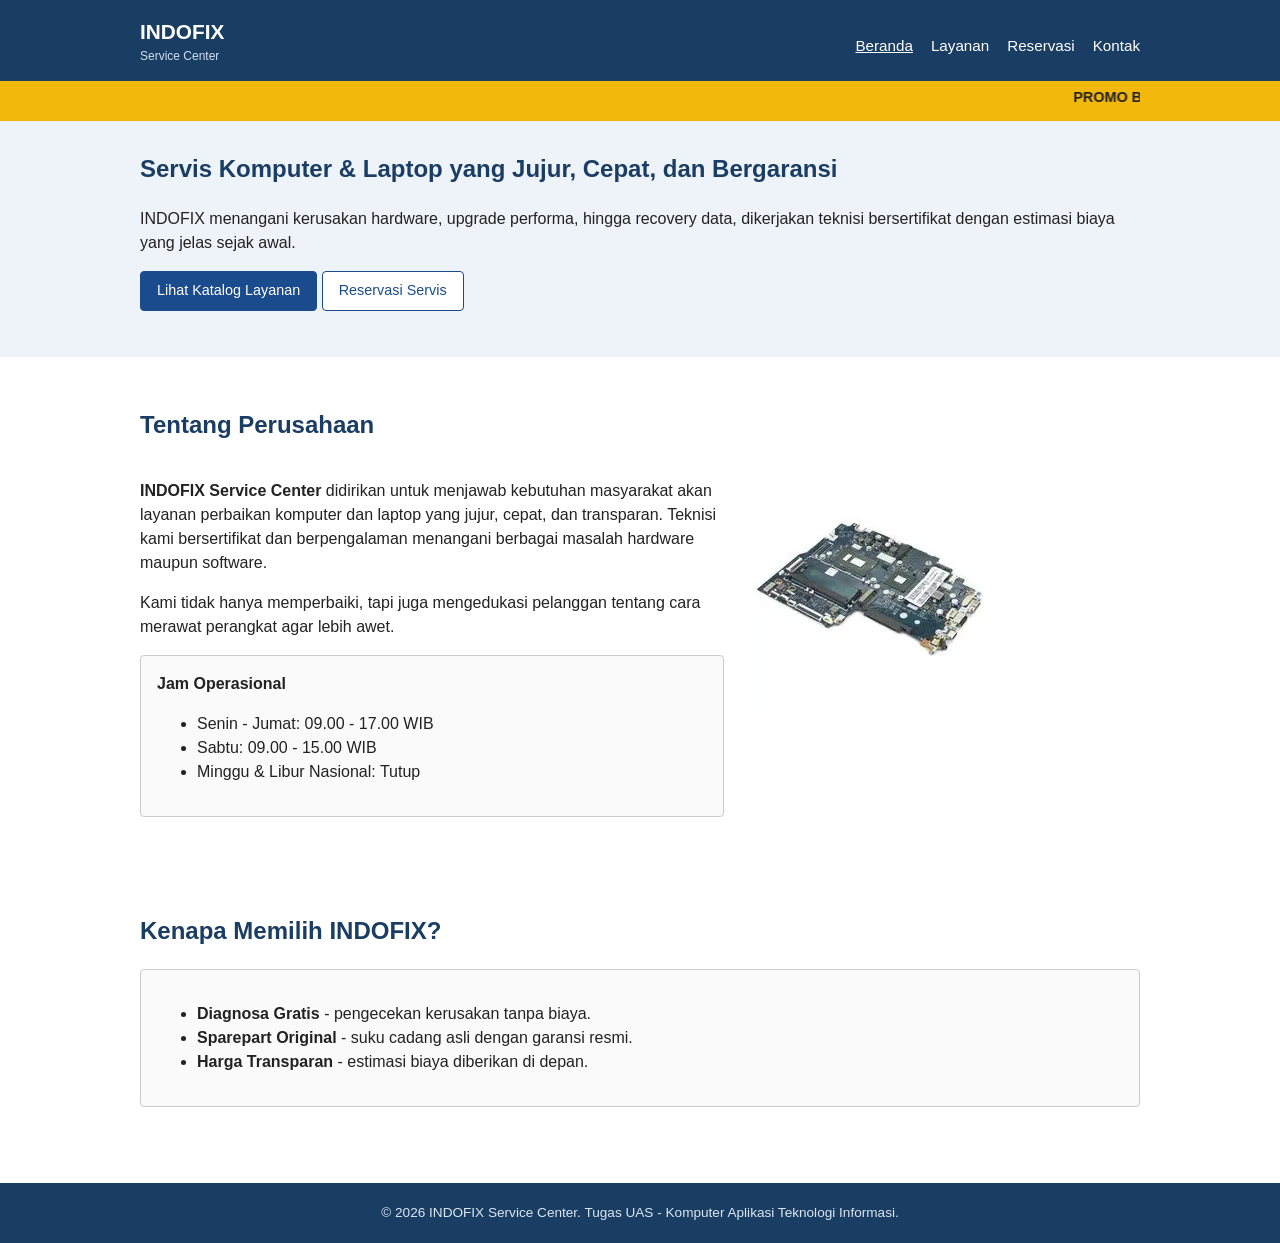
<file: index.html>
<!DOCTYPE html>
<html lang="id">
<head>
<meta charset="UTF-8" />
<meta name="viewport" content="width=device-width, initial-scale=1.0" />
<title>INDOFIX Service Center - Servis Komputer & Laptop</title>
<link rel="stylesheet" href="css/style.css" />
</head>
<body>

<header class="site-header">
  <div class="container">
    <a href="index.html" class="brand">
      INDOFIX
      <span class="tagline">Service Center</span>
    </a>
    <nav class="main-nav">
      <ul>
        <li><a href="index.html">Beranda</a></li>
        <li><a href="produk.html">Layanan</a></li>
        <li><a href="transaksi.html">Reservasi</a></li>
        <li><a href="kontak.html">Kontak</a></li>
      </ul>
    </nav>
  </div>
</header>

<div class="promo-marquee">
  <div class="container">
    <marquee behavior="scroll" direction="left" scrollamount="5">
      PROMO BULAN INI: Diskon 20% penggantian LCD laptop | Gratis cleaning kipas untuk servis motherboard
    </marquee>
  </div>
</div>

<main>
  <section class="hero">
    <div class="container">
      <h1>Servis Komputer &amp; Laptop yang Jujur, Cepat, dan Bergaransi</h1>
      <p>
        INDOFIX menangani kerusakan hardware, upgrade performa, hingga recovery data,
        dikerjakan teknisi bersertifikat dengan estimasi biaya yang jelas sejak awal.
      </p>
      <p>
        <a href="produk.html" class="btn">Lihat Katalog Layanan</a>
        <a href="transaksi.html" class="btn btn-outline">Reservasi Servis</a>
      </p>
    </div>
  </section>

  <section>
    <div class="container">
      <h2 class="section-title">Tentang Perusahaan</h2>
      <div style="display:flex; gap:24px; flex-wrap:wrap;">
        <div style="flex:2 1 320px;">
          <p>
            <b>INDOFIX Service Center</b> didirikan untuk menjawab kebutuhan masyarakat akan layanan
            perbaikan komputer dan laptop yang jujur, cepat, dan transparan. Teknisi kami bersertifikat
            dan berpengalaman menangani berbagai masalah hardware maupun software.
          </p>
          <p>
            Kami tidak hanya memperbaiki, tapi juga mengedukasi pelanggan tentang cara merawat
            perangkat agar lebih awet.
          </p>
          <div class="box">
            <b>Jam Operasional</b>
            <ul>
              <li>Senin - Jumat: 09.00 - 17.00 WIB</li>
              <li>Sabtu: 09.00 - 15.00 WIB</li>
              <li>Minggu &amp; Libur Nasional: Tutup</li>
            </ul>
          </div>
        </div>
        <div style="flex:1 1 260px;">
          <a href="produk.html">
            <img src="gambar/Mobo.jpg" alt="Teknisi memeriksa motherboard laptop" />
          </a>
        </div>
      </div>
    </div>
  </section>

  <section>
    <div class="container">
      <h2 class="section-title">Kenapa Memilih INDOFIX?</h2>
      <div class="box">
        <ul>
          <li><b>Diagnosa Gratis</b> - pengecekan kerusakan tanpa biaya.</li>
          <li><b>Sparepart Original</b> - suku cadang asli dengan garansi resmi.</li>
          <li><b>Harga Transparan</b> - estimasi biaya diberikan di depan.</li>
        </ul>
      </div>
    </div>
  </section>
</main>

<footer class="site-footer">
  <div class="container">
    &copy; <span class="tahun-berjalan">2026</span> INDOFIX Service Center. Tugas UAS - Komputer Aplikasi Teknologi Informasi.
  </div>
</footer>

<script src="js/main.js"></script>
</body>
</html>
</file>
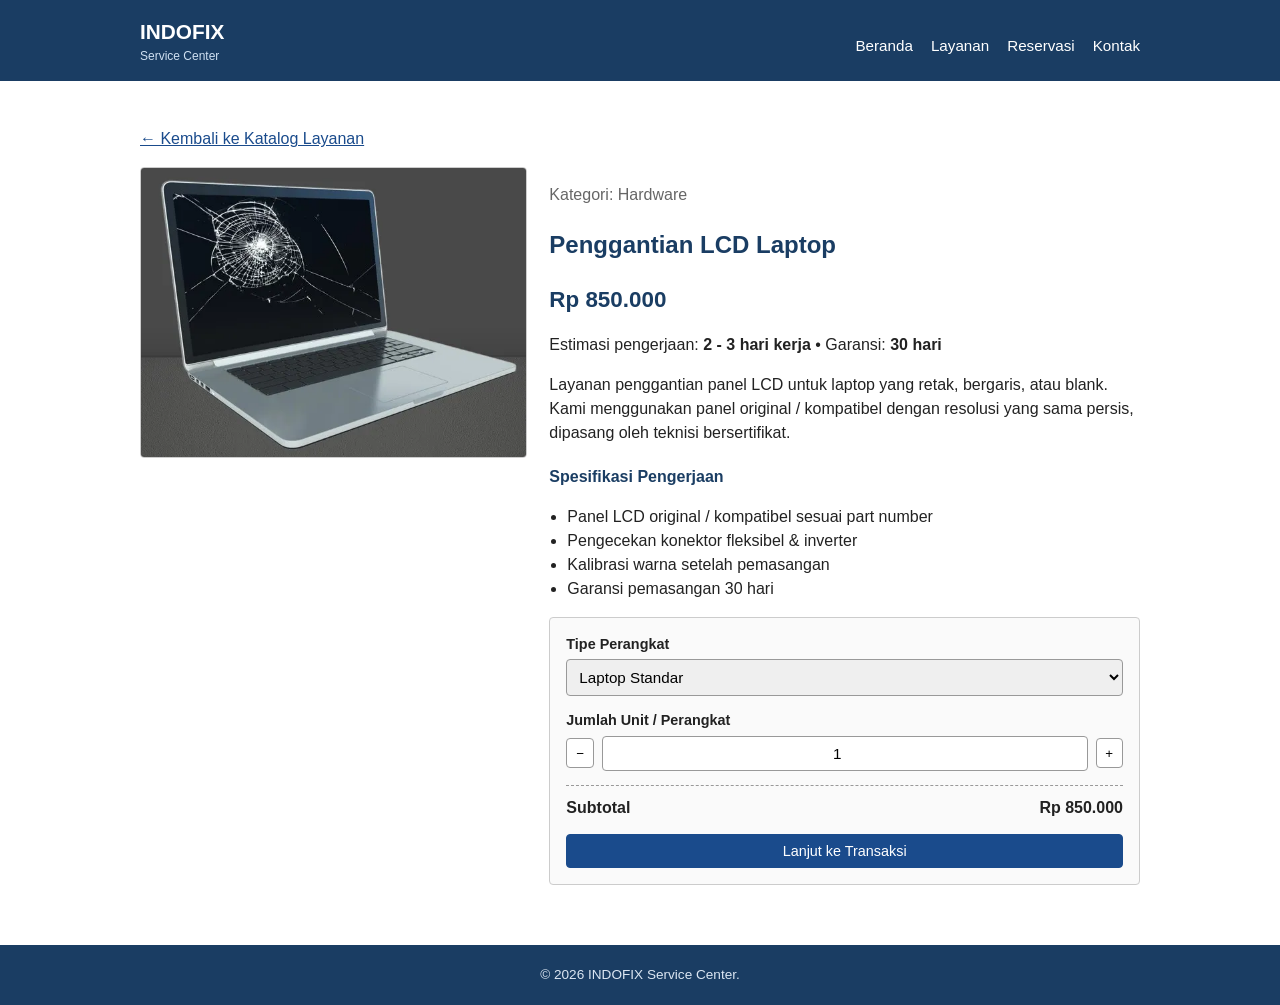
<file: detail.html>
<!DOCTYPE html>
<html lang="id">
<head>
<meta charset="UTF-8" />
<meta name="viewport" content="width=device-width, initial-scale=1.0" />
<title>Detail Layanan - INDOFIX Service Center</title>
<link rel="stylesheet" href="css/style.css" />
</head>
<body>

<header class="site-header">
  <div class="container">
    <a href="index.html" class="brand">
      INDOFIX
      <span class="tagline">Service Center</span>
    </a>
    <nav class="main-nav">
      <ul>
        <li><a href="index.html">Beranda</a></li>
        <li><a href="produk.html">Layanan</a></li>
        <li><a href="transaksi.html">Reservasi</a></li>
        <li><a href="kontak.html">Kontak</a></li>
      </ul>
    </nav>
  </div>
</header>

<main>
  <section>
    <div class="container">
      <p><a href="produk.html">&larr; Kembali ke Katalog Layanan</a></p>
      <div id="detailKonten" class="detail-wrap">
        <!-- dirender oleh js/detail.js -->
      </div>
    </div>
  </section>
</main>

<footer class="site-footer">
  <div class="container">
    &copy; <span class="tahun-berjalan">2026</span> INDOFIX Service Center.
  </div>
</footer>

<script src="js/data.js"></script>
<script src="js/detail.js"></script>
<script src="js/main.js"></script>
</body>
</html>
</file>
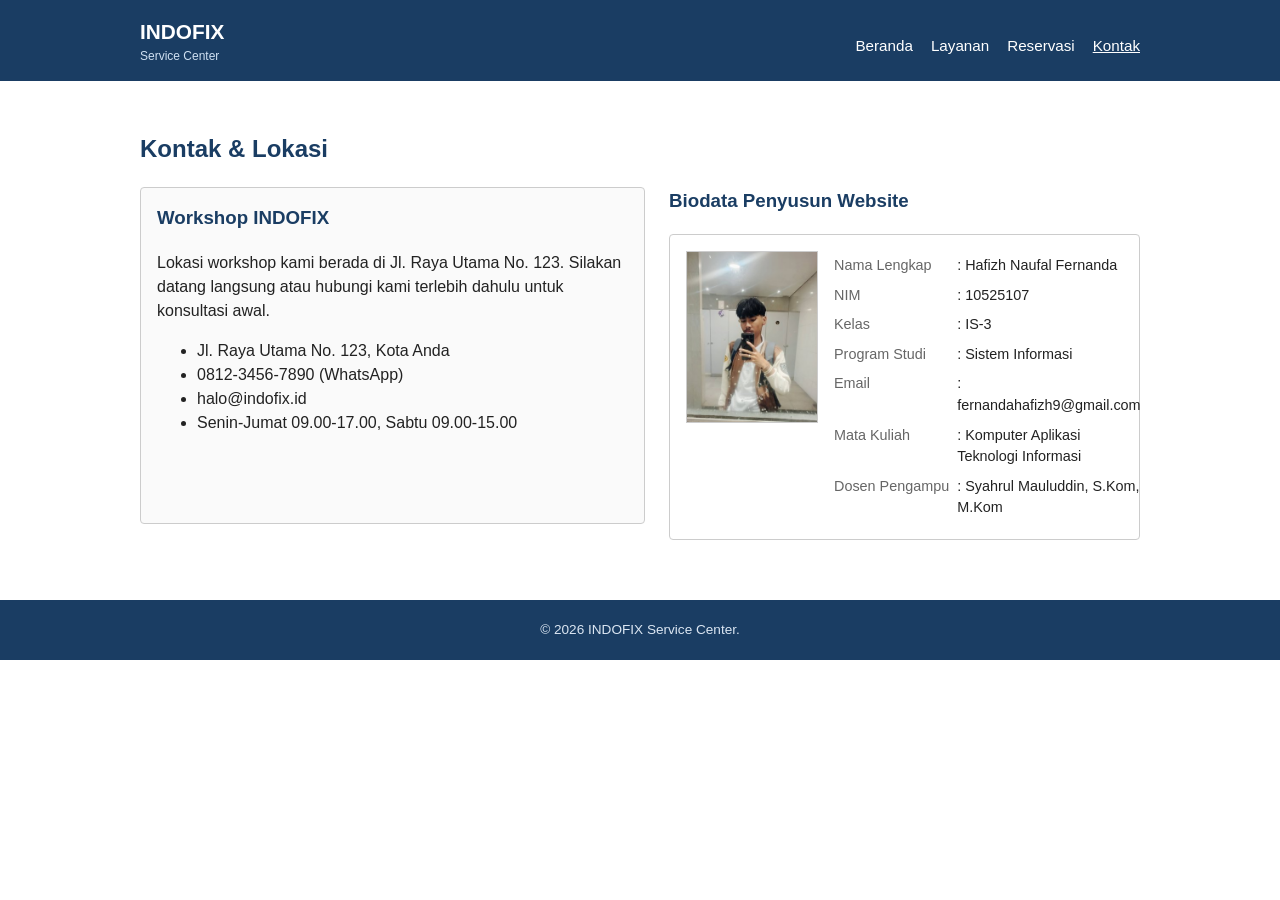
<file: kontak.html>
<!DOCTYPE html>
<html lang="id">
<head>
<meta charset="UTF-8" />
<meta name="viewport" content="width=device-width, initial-scale=1.0" />
<title>Kontak & Biodata - INDOFIX Service Center</title>
<link rel="stylesheet" href="css/style.css" />
</head>
<body>

<header class="site-header">
  <div class="container">
    <a href="index.html" class="brand">
      INDOFIX
      <span class="tagline">Service Center</span>
    </a>
    <nav class="main-nav">
      <ul>
        <li><a href="index.html">Beranda</a></li>
        <li><a href="produk.html">Layanan</a></li>
        <li><a href="transaksi.html">Reservasi</a></li>
        <li><a href="kontak.html">Kontak</a></li>
      </ul>
    </nav>
  </div>
</header>

<main>
  <section>
    <div class="container">
      <h2 class="section-title">Kontak &amp; Lokasi</h2>

      <div class="kontak-grid">
        <div class="box">
          <h3 style="margin-top:0;">Workshop INDOFIX</h3>
          <p>
            Lokasi workshop kami berada di Jl. Raya Utama No. 123. Silakan datang langsung
            atau hubungi kami terlebih dahulu untuk konsultasi awal.
          </p>
          <ul>
            <li>Jl. Raya Utama No. 123, Kota Anda</li>
            <li>0812-3456-7890 (WhatsApp)</li>
            <li>halo@indofix.id</li>
            <li>Senin-Jumat 09.00-17.00, Sabtu 09.00-15.00</li>
          </ul>
        </div>

        <div>
          <h3 style="margin-top:0;">Biodata Penyusun Website</h3>
          <div class="biodata-card">
            <img src="gambar/foto_profil.jpg" alt="Foto profil Hafizh Naufal Fernanda" />
            <table class="biodata-table">
              <tr><td>Nama Lengkap</td><td>: Hafizh Naufal Fernanda</td></tr>
              <tr><td>NIM</td><td>: 10525107</td></tr>
              <tr><td>Kelas</td><td>: IS-3</td></tr>
              <tr><td>Program Studi</td><td>: Sistem Informasi</td></tr>
              <tr><td>Email</td><td>: fernandahafizh9@gmail.com</td></tr>
              <tr><td>Mata Kuliah</td><td>: Komputer Aplikasi Teknologi Informasi</td></tr>
              <tr><td>Dosen Pengampu</td><td>: Syahrul Mauluddin, S.Kom, M.Kom</td></tr>
            </table>
          </div>
        </div>
      </div>
    </div>
  </section>
</main>

<footer class="site-footer">
  <div class="container">
    &copy; <span class="tahun-berjalan">2026</span> INDOFIX Service Center.
  </div>
</footer>

<script src="js/main.js"></script>
</body>
</html>
</file>
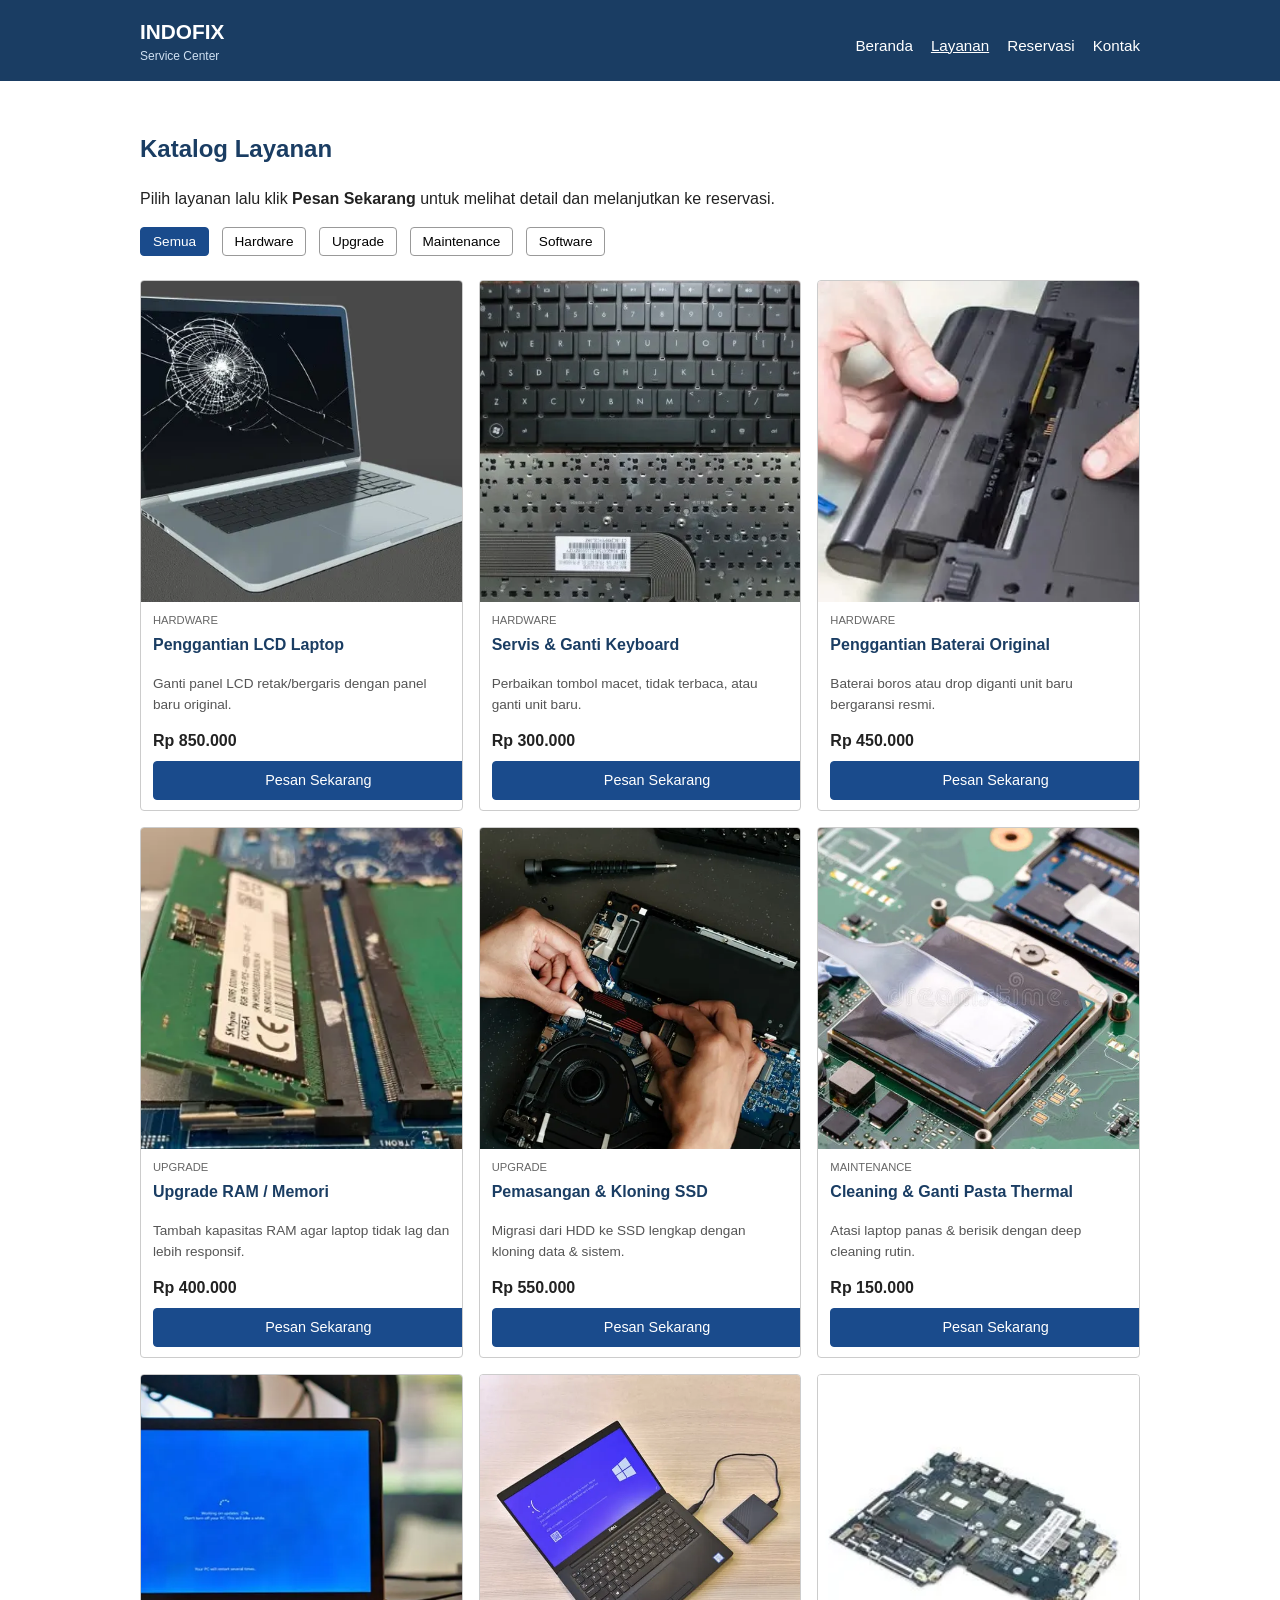
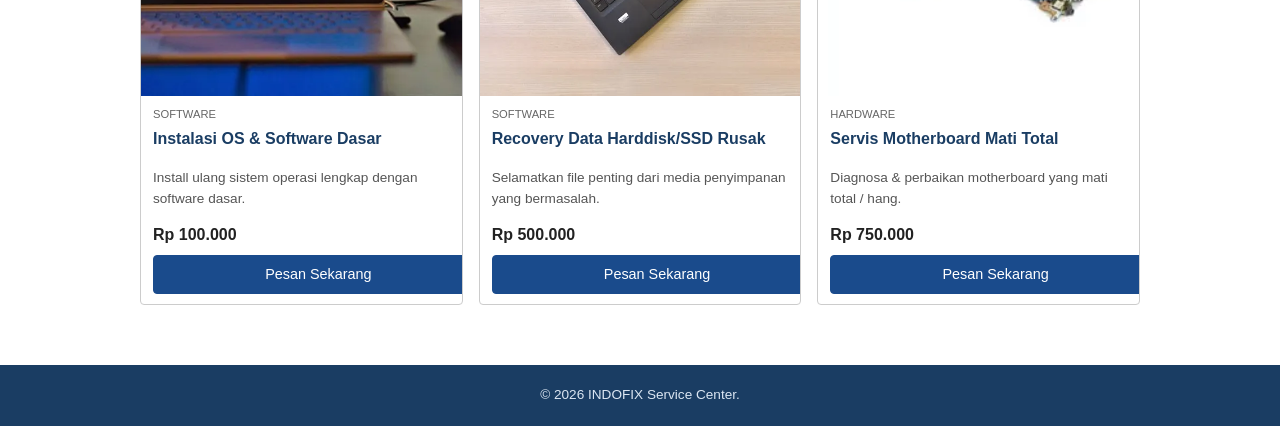
<file: produk.html>
<!DOCTYPE html>
<html lang="id">
<head>
<meta charset="UTF-8" />
<meta name="viewport" content="width=device-width, initial-scale=1.0" />
<title>Katalog Layanan - INDOFIX Service Center</title>
<link rel="stylesheet" href="css/style.css" />
</head>
<body>

<header class="site-header">
  <div class="container">
    <a href="index.html" class="brand">
      INDOFIX
      <span class="tagline">Service Center</span>
    </a>
    <nav class="main-nav">
      <ul>
        <li><a href="index.html">Beranda</a></li>
        <li><a href="produk.html">Layanan</a></li>
        <li><a href="transaksi.html">Reservasi</a></li>
        <li><a href="kontak.html">Kontak</a></li>
      </ul>
    </nav>
  </div>
</header>

<main>
  <section>
    <div class="container">
      <h2 class="section-title">Katalog Layanan</h2>
      <p>Pilih layanan lalu klik <b>Pesan Sekarang</b> untuk melihat detail dan melanjutkan ke reservasi.</p>

      <div class="category-strip" id="filterKategori">
        <button class="active" data-kategori="Semua">Semua</button>
        <button data-kategori="Hardware">Hardware</button>
        <button data-kategori="Upgrade">Upgrade</button>
        <button data-kategori="Maintenance">Maintenance</button>
        <button data-kategori="Software">Software</button>
      </div>

      <div class="grid-produk" id="gridProduk">
        <!-- kartu produk dirender oleh js/produk.js -->
      </div>
    </div>
  </section>
</main>

<footer class="site-footer">
  <div class="container">
    &copy; <span class="tahun-berjalan">2026</span> INDOFIX Service Center.
  </div>
</footer>

<script src="js/data.js"></script>
<script src="js/produk.js"></script>
<script src="js/main.js"></script>
</body>
</html>
</file>
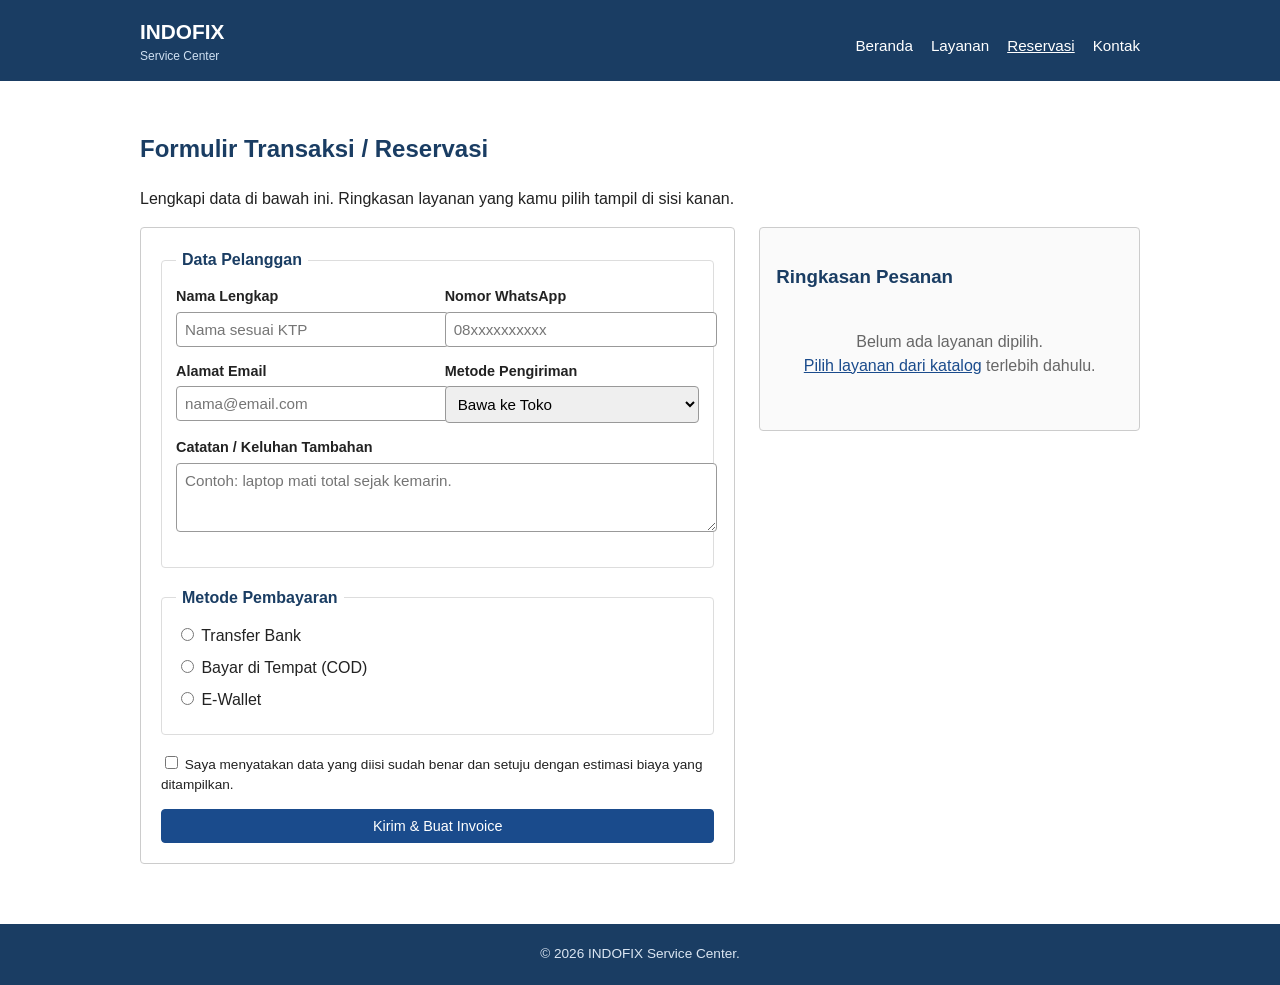
<file: transaksi.html>
<!DOCTYPE html>
<html lang="id">
<head>
<meta charset="UTF-8" />
<meta name="viewport" content="width=device-width, initial-scale=1.0" />
<title>Formulir Reservasi - INDOFIX Service Center</title>
<link rel="stylesheet" href="css/style.css" />
</head>
<body>

<header class="site-header">
  <div class="container">
    <a href="index.html" class="brand">
      INDOFIX
      <span class="tagline">Service Center</span>
    </a>
    <nav class="main-nav">
      <ul>
        <li><a href="index.html">Beranda</a></li>
        <li><a href="produk.html">Layanan</a></li>
        <li><a href="transaksi.html">Reservasi</a></li>
        <li><a href="kontak.html">Kontak</a></li>
      </ul>
    </nav>
  </div>
</header>

<main>
  <section>
    <div class="container">
      <h2 class="section-title">Formulir Transaksi / Reservasi</h2>
      <p>Lengkapi data di bawah ini. Ringkasan layanan yang kamu pilih tampil di sisi kanan.</p>

      <div class="transaksi-wrap">
        <form class="form-card" id="formTransaksi" onsubmit="return false" novalidate>

          <fieldset>
            <legend>Data Pelanggan</legend>

            <div class="field-row">
              <div class="field" id="fieldNama">
                <label for="nama">Nama Lengkap</label>
                <input type="text" id="nama" name="nama" placeholder="Nama sesuai KTP" />
                <span class="error-text">Nama wajib diisi (minimal 3 karakter).</span>
              </div>
              <div class="field" id="fieldHp">
                <label for="hp">Nomor WhatsApp</label>
                <input type="tel" id="hp" name="hp" placeholder="08xxxxxxxxxx" />
                <span class="error-text">Masukkan nomor HP yang valid (10-14 digit).</span>
              </div>
            </div>

            <div class="field-row">
              <div class="field" id="fieldEmail">
                <label for="email">Alamat Email</label>
                <input type="email" id="email" name="email" placeholder="nama@email.com" />
                <span class="error-text">Format email tidak valid.</span>
              </div>
              <div class="field" id="fieldAlamat">
                <label for="alamat">Metode Pengiriman</label>
                <select id="alamat" name="alamat">
                  <option value="Bawa ke Toko">Bawa ke Toko</option>
                  <option value="Penjemputan Kurir">Penjemputan Kurir</option>
                </select>
              </div>
            </div>

            <div class="field" id="fieldKeluhan">
              <label for="keluhan">Catatan / Keluhan Tambahan</label>
              <textarea id="keluhan" name="keluhan" rows="3" placeholder="Contoh: laptop mati total sejak kemarin."></textarea>
            </div>
          </fieldset>

          <fieldset>
            <legend>Metode Pembayaran</legend>

            <div class="metode-bayar" id="metodeBayar">
              <label>
                <input type="radio" name="pembayaran" value="Transfer Bank" />
                Transfer Bank
              </label>
              <label>
                <input type="radio" name="pembayaran" value="COD" />
                Bayar di Tempat (COD)
              </label>
              <label>
                <input type="radio" name="pembayaran" value="E-Wallet" />
                E-Wallet
              </label>
            </div>
            <span class="error-text" id="errorPembayaran">Silakan pilih salah satu metode pembayaran.</span>

            <div class="payment-detail" id="detailTransferBank">
              Transfer ke <b>BCA 1234-5678-90</b> a.n. INDOFIX Service Center. Bukti transfer dikonfirmasi via WhatsApp.
            </div>
            <div class="payment-detail" id="detailCOD">
              Pembayaran tunai/QRIS dilakukan langsung saat unit selesai diservis dan diambil/diantar.
            </div>
            <div class="payment-detail" id="detailEwallet">
              <div class="field" style="margin-bottom:0;">
                <label for="pilihanEwallet">Pilih E-Wallet</label>
                <select id="pilihanEwallet">
                  <option value="GoPay">GoPay</option>
                  <option value="OVO">OVO</option>
                  <option value="DANA">DANA</option>
                  <option value="ShopeePay">ShopeePay</option>
                </select>
              </div>
            </div>
          </fieldset>

          <p class="checkbox-row">
            <label>
              <input type="checkbox" id="setuju" />
              Saya menyatakan data yang diisi sudah benar dan setuju dengan estimasi biaya yang ditampilkan.
            </label>
          </p>
          <span class="error-text" id="errorSetuju">Konfirmasi persetujuan wajib dicentang sebelum melanjutkan.</span>

          <button type="submit" id="btnKirim" class="btn btn-block">Kirim &amp; Buat Invoice</button>
        </form>

        <aside class="summary-card">
          <h3>Ringkasan Pesanan</h3>
          <div id="ringkasanIsi">
            <!-- diisi oleh transaksi.js -->
          </div>
        </aside>
      </div>
    </div>
  </section>
</main>

<footer class="site-footer">
  <div class="container">
    &copy; <span class="tahun-berjalan">2026</span> INDOFIX Service Center.
  </div>
</footer>

<script src="js/data.js"></script>
<script src="js/transaksi.js"></script>
<script src="js/main.js"></script>
</body>
</html>
</file>
<file: css/style.css>
{
  box-sizing: border-box;
}

body {
  margin: 0;
  font-family: Arial, Helvetica, sans-serif;
  color: #222;
  background: #ffffff;
  line-height: 1.5;
}

a {
  color: #1a4b8c;
}

img {
  max-width: 100%;
  display: block;
}

.container {
  max-width: 1000px;
  margin: 0 auto;
  padding: 0 16px;
}

.site-header {
  background: #1a3d63;
  color: #fff;
  padding: 16px 0;
}

.site-header .container {
  display: flex;
  align-items: center;
  justify-content: space-between;
  flex-wrap: wrap;
}

.brand {
  color: #fff;
  font-size: 1.3rem;
  font-weight: bold;
  text-decoration: none;
}

.brand .tagline {
  display: block;
  font-size: 0.75rem;
  font-weight: normal;
  color: #cfe0f2;
}

nav.main-nav ul {
  list-style: none;
  display: flex;
  gap: 18px;
  margin: 10px 0 0;
  padding: 0;
}

nav.main-nav a {
  color: #fff;
  text-decoration: none;
  font-size: 0.95rem;
}

nav.main-nav a:hover,
nav.main-nav a.active {
  text-decoration: underline;
}

/* ---------- Marquee promo ---------- */
.promo-marquee {
  background: #f2b90c;
  color: #222;
  padding: 6px 0;
  font-weight: bold;
  font-size: 0.9rem;
}

section {
  padding: 30px 0;
}

h1, h2, h3 {
  color: #1a3d63;
}

.section-title {
  margin-bottom: 20px;
}

/* ---------- Tombol ---------- */
.btn {
  display: inline-block;
  padding: 8px 16px;
  border: 1px solid #1a4b8c;
  border-radius: 4px;
  background: #1a4b8c;
  color: #fff;
  text-decoration: none;
  font-size: 0.9rem;
  cursor: pointer;
}

.btn:hover {
  background: #123258;
}

.btn-outline {
  background: #fff;
  color: #1a4b8c;
}

.btn-outline:hover {
  background: #eef3f9;
}

.btn-block {
  display: block;
  width: 100%;
  text-align: center;
}

.hero {
  background: #eef3f9;
}

.hero h1 {
  margin-top: 0;
}


.box {
  border: 1px solid #ccc;
  border-radius: 4px;
  padding: 16px;
  background: #fafafa;
  margin-bottom: 16px;
}


.category-strip {
  margin-bottom: 16px;
}

.category-strip button {
  padding: 6px 12px;
  margin-right: 8px;
  margin-bottom: 8px;
  border: 1px solid #999;
  background: #fff;
  border-radius: 4px;
  cursor: pointer;
  font-size: 0.85rem;
}

.category-strip button.active {
  background: #1a4b8c;
  color: #fff;
  border-color: #1a4b8c;
}

.grid-produk {
  display: grid;
  grid-template-columns: repeat(3, 1fr);
  gap: 16px;
}

.card-produk {
  border: 1px solid #ccc;
  border-radius: 4px;
  overflow: hidden;
  background: #fff;
  display: flex;
  flex-direction: column;
}

.card-produk .thumb img {
  width: 100%;
  aspect-ratio: 1/1;
  object-fit: cover;
}

.card-produk .body {
  padding: 10px 12px;
  flex: 1;
  display: flex;
  flex-direction: column;
}

.card-produk .kategori-tag {
  font-size: 0.7rem;
  color: #666;
  text-transform: uppercase;
}

.card-produk h3 {
  font-size: 1rem;
  margin: 4px 0;
}

.card-produk .ringkas {
  font-size: 0.85rem;
  color: #555;
  flex: 1;
}

.card-produk .harga {
  font-weight: bold;
  margin-bottom: 8px;
  display: block;
}

/* ---------- Detail produk ---------- */
.detail-wrap {
  display: flex;
  gap: 24px;
  flex-wrap: wrap;
}

.detail-gambar {
  flex: 1 1 280px;
}

.detail-gambar img {
  border: 1px solid #ccc;
  border-radius: 4px;
}

.detail-info {
  flex: 2 1 380px;
}

.detail-harga {
  font-size: 1.4rem;
  font-weight: bold;
  color: #1a3d63;
  margin: 6px 0 12px;
}

.spesifikasi-list {
  padding-left: 18px;
}

.order-box {
  border: 1px solid #ccc;
  border-radius: 4px;
  padding: 16px;
  background: #fafafa;
  margin-top: 12px;
}

.field {
  margin-bottom: 14px;
}

.field label {
  display: block;
  font-weight: bold;
  font-size: 0.9rem;
  margin-bottom: 4px;
}

.field select,
.field input[type="text"],
.field input[type="number"],
.field input[type="email"],
.field input[type="tel"],
.field textarea {
  width: 100%;
  padding: 8px;
  border: 1px solid #999;
  border-radius: 4px;
  font-size: 0.95rem;
  font-family: inherit;
}

.qty-row {
  display: flex;
  align-items: center;
  gap: 8px;
}

.qty-row button {
  width: 30px;
  height: 30px;
  border: 1px solid #999;
  background: #fff;
  border-radius: 4px;
  cursor: pointer;
}

.qty-row input {
  width: 60px;
  text-align: center;
}

.subtotal-row {
  display: flex;
  justify-content: space-between;
  border-top: 1px dashed #999;
  padding-top: 10px;
  margin: 10px 0 14px;
  font-weight: bold;
}

.error-text {
  color: #c0392b;
  font-size: 0.8rem;
  margin-top: 4px;
  display: none;
}

.field.has-error select,
.field.has-error input,
.field.has-error textarea {
  border-color: #c0392b;
}

.field.has-error .error-text {
  display: block;
}

.transaksi-wrap {
  display: flex;
  gap: 24px;
  flex-wrap: wrap;
}

.form-card {
  flex: 2 1 380px;
  border: 1px solid #ccc;
  border-radius: 4px;
  padding: 20px;
  background: #fff;
}

.form-card fieldset {
  border: 1px solid #ddd;
  border-radius: 4px;
  padding: 14px;
  margin: 0 0 18px;
}

.form-card legend {
  font-weight: bold;
  color: #1a3d63;
  padding: 0 6px;
}

.field-row {
  display: flex;
  gap: 14px;
  flex-wrap: wrap;
}

.field-row .field {
  flex: 1 1 200px;
}

.metode-bayar label {
  display: block;
  margin-bottom: 8px;
  font-weight: normal;
  cursor: pointer;
}

.payment-detail {
  margin: 8px 0 4px 22px;
  padding: 8px 10px;
  background: #eef3f9;
  border-radius: 4px;
  font-size: 0.85rem;
  display: none;
}

.payment-detail.show {
  display: block;
}

.checkbox-row {
  font-size: 0.85rem;
}

.summary-card {
  flex: 1 1 260px;
  border: 1px solid #ccc;
  border-radius: 4px;
  padding: 16px;
  background: #fafafa;
  align-self: flex-start;
}

.summary-item {
  display: flex;
  gap: 10px;
  border-bottom: 1px dashed #ccc;
  padding-bottom: 10px;
  margin-bottom: 10px;
}

.summary-item img {
  width: 50px;
  height: 50px;
  object-fit: cover;
  border: 1px solid #ccc;
}

.summary-item .info {
  flex: 1;
  font-size: 0.85rem;
}

.summary-item .variant {
  color: #666;
  font-size: 0.78rem;
}

.summary-total {
  display: flex;
  justify-content: space-between;
  font-weight: bold;
  font-size: 1.1rem;
  margin: 10px 0;
}

.empty-state {
  text-align: center;
  color: #666;
  padding: 20px 0;
}

.invoice-shell {
  max-width: 420px;
}

.receipt {
  border: 1px solid #ccc;
  border-radius: 4px;
  overflow: hidden;
}

.receipt-head {
  background: #1a3d63;
  color: #fff;
  padding: 16px;
  text-align: center;
}

.receipt-head .status {
  display: inline-block;
  background: #2e7d5b;
  padding: 2px 10px;
  border-radius: 4px;
  font-size: 0.75rem;
  margin-bottom: 6px;
}

.receipt-body {
  padding: 16px;
  font-size: 0.9rem;
}

.receipt-body .row {
  display: flex;
  justify-content: space-between;
  margin-bottom: 4px;
}

.receipt-divider {
  border: none;
  border-top: 1px dashed #999;
  margin: 12px 0;
}

.receipt-line {
  display: flex;
  justify-content: space-between;
  margin-bottom: 8px;
}

.receipt-line .l-variant {
  display: block;
  color: #666;
  font-size: 0.78rem;
}

.receipt-total {
  display: flex;
  justify-content: space-between;
  font-size: 1.1rem;
  font-weight: bold;
  margin-top: 10px;
}

.receipt-foot {
  padding: 12px 16px 16px;
  text-align: center;
  font-size: 0.78rem;
  color: #666;
}

.invoice-actions {
  display: flex;
  gap: 10px;
  margin-top: 16px;
}

.kontak-grid {
  display: flex;
  gap: 24px;
  flex-wrap: wrap;
}

.kontak-grid > * {
  flex: 1 1 300px;
}

.biodata-card {
  display: flex;
  gap: 16px;
  border: 1px solid #ccc;
  border-radius: 4px;
  padding: 16px;
  background: #fff;
}

.biodata-card img {
  width: 130px;
  height: 170px;
  object-fit: cover;
  border: 1px solid #ccc;
}

.biodata-table {
  border-collapse: collapse;
  font-size: 0.9rem;
}

.biodata-table td {
  padding: 4px 8px 4px 0;
  vertical-align: top;
}

.biodata-table td:first-child {
  color: #666;
  white-space: nowrap;
}

footer.site-footer {
  background: #1a3d63;
  color: #dbe6f2;
  padding: 20px 0;
  margin-top: 30px;
  font-size: 0.85rem;
  text-align: center;
}

footer.site-footer a {
  color: #fff;
}

.toast {
  position: fixed;
  bottom: 16px;
  right: 16px;
  background: #222;
  color: #fff;
  padding: 10px 16px;
  border-radius: 4px;
  font-size: 0.85rem;
  display: none;
  z-index: 100;
}

.toast.show {
  display: block;
}

@media (max-width: 800px) {
  .grid-produk {
    grid-template-columns: repeat(2, 1fr);
  }
}

@media (max-width: 560px) {
  .grid-produk {
    grid-template-columns: 1fr;
  }
  .field-row {
    flex-direction: column;
  }
  .biodata-card {
    flex-direction: column;
    align-items: center;
    text-align: center;
  }
}

@media print {
  .site-header,
  .promo-marquee,
  footer.site-footer,
  .invoice-actions,
  .no-print {
    display: none !important;
  }
}
</file>
